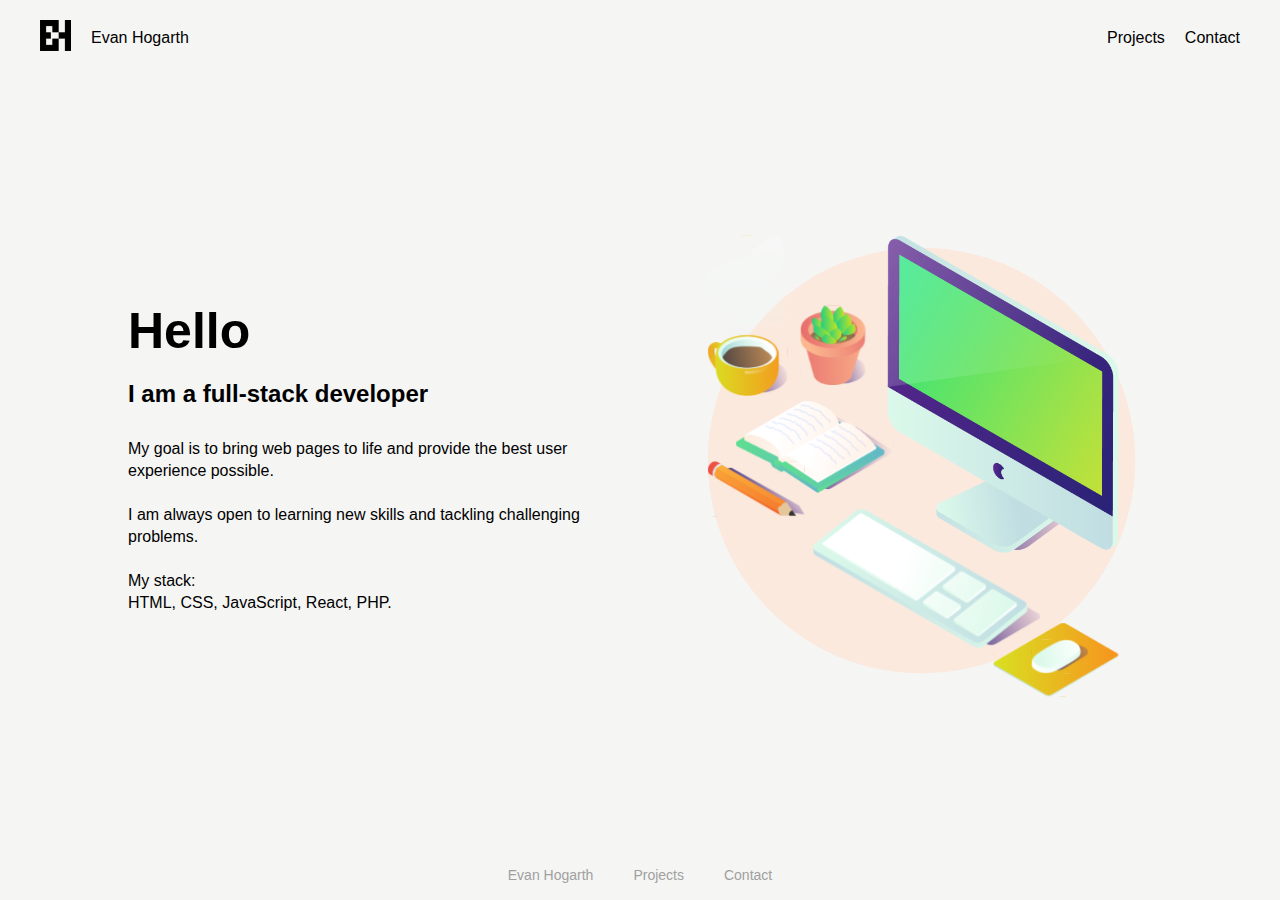
<file: index.html>
<!--

    Project 3
    Name: Evan Hogarth
    Date: December 31, 2021
    Description: The final project for Web Dev 1.
      A custom portfolio site with 3 pages with a common nav, header, and footer.
      Contact page with working form validation.

-->

<!DOCTYPE html>
<html lang="en" dir="ltr">
  <head>
    <meta charset="utf-8">
    <meta name="viewport" content="width=device-width,initial-scale=1.0">
    <title>Evan Hogarth</title>

    <link rel="stylesheet" type="text/css" href="styles.css">
    <link rel="icon" href="images/logo.png">
    <script src="script.js"></script>
  </head>
  <body>
    <nav>
      <span>
        <a href="index.html"><img id="logo" src="images/logo.png" alt="logo"></a>
        <a href="index.html">Evan Hogarth</a>
      </span>
      <span>
        <a href="projects.html">Projects</a>
        <a href="contact.html">Contact</a>
      </span>
    </nav>

    <main>
      <div class="container">
        <h1>Hello</h1>
        <h2>I am a full-stack developer</h2>
        <p>
          My goal is to bring web pages to life and provide the best user experience possible.
          <br><br>
          I am always open to learning new skills and tackling challenging problems.
          <br><br>
          My stack: <br> HTML, CSS, JavaScript, React, PHP. <br>
        </p>
      </div>

      <div class="container">
        <img class="main-image" src="images/home.svg" alt="">
      </div>

      <img id="landing-arrow" class="arrow" src="images/arrow.svg" alt="">
    </main>

    <footer>
      <ul>
        <li><a href="index.html">Evan Hogarth</a></li>
        <li><a href="projects.html">Projects</a></li>
        <li><a href="contact.html">Contact</a></li>
      </ul>
    </footer>
  </body>
</html>
</file>
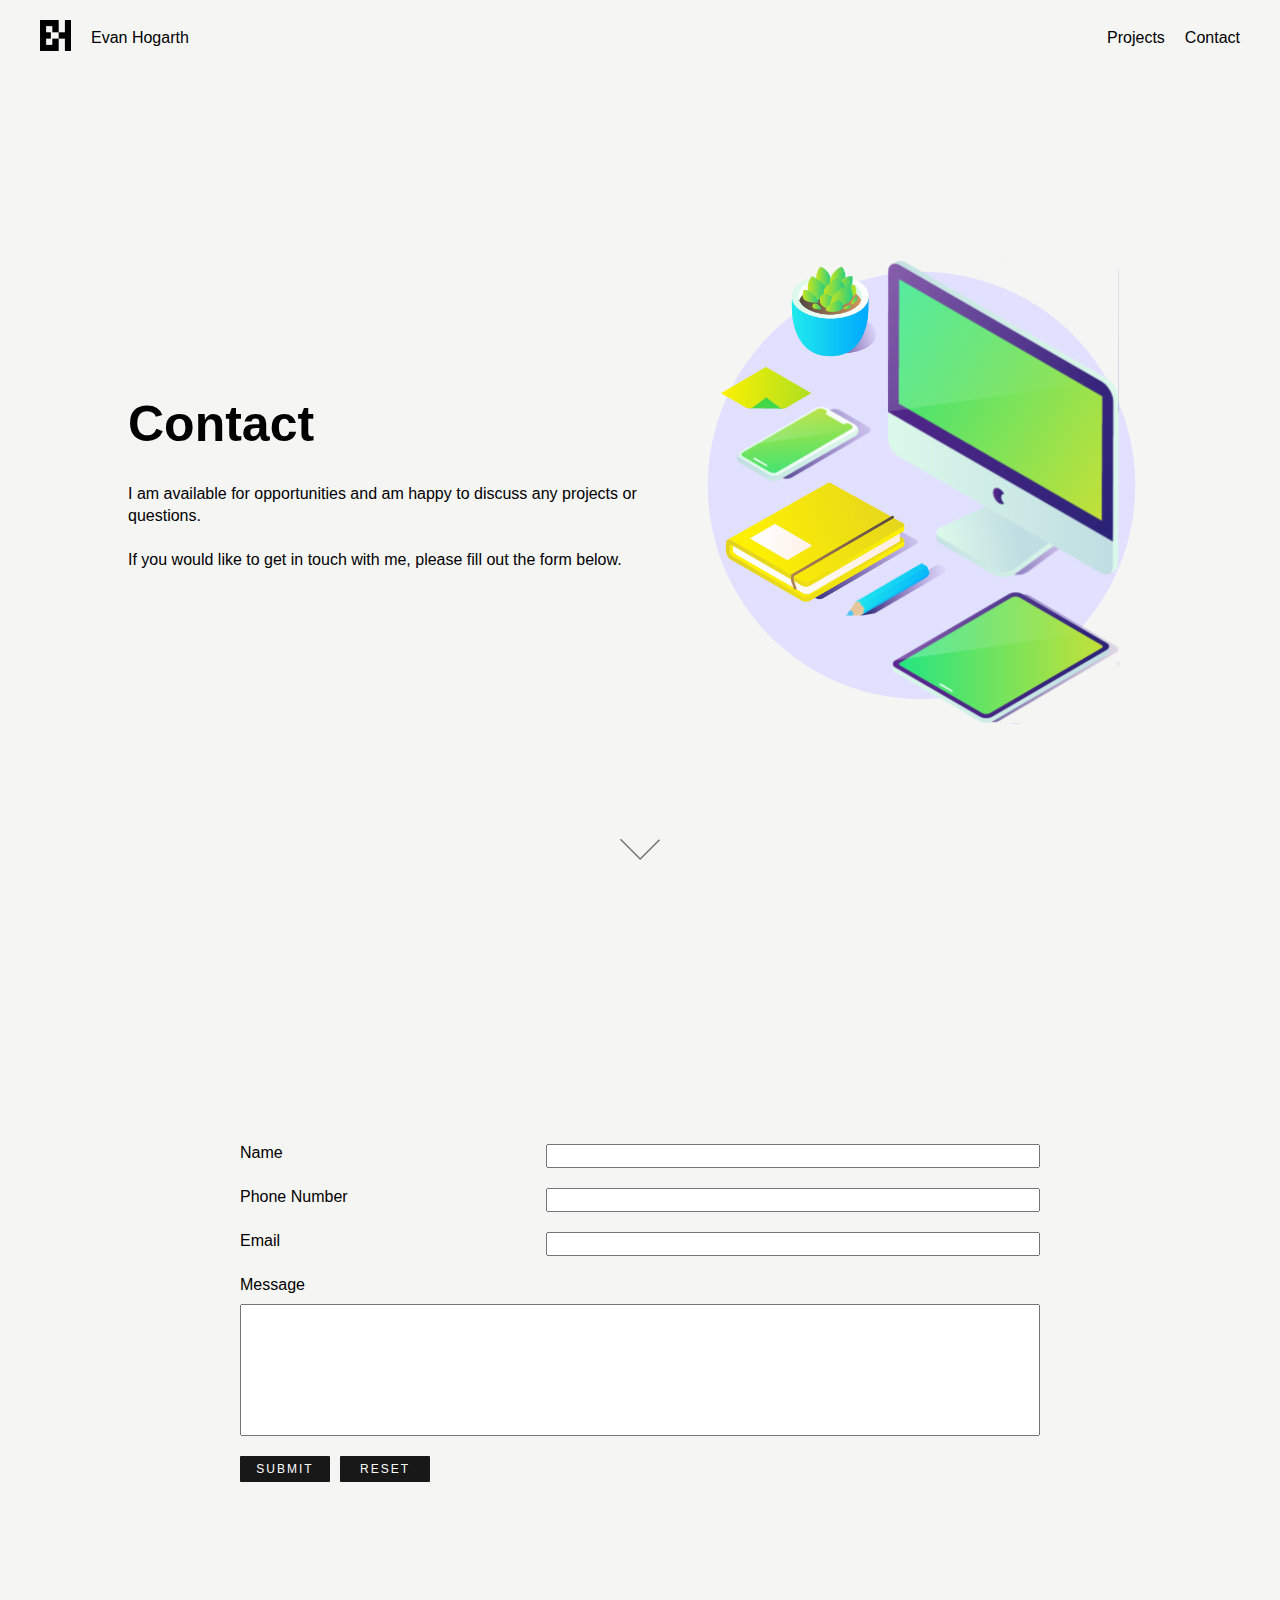
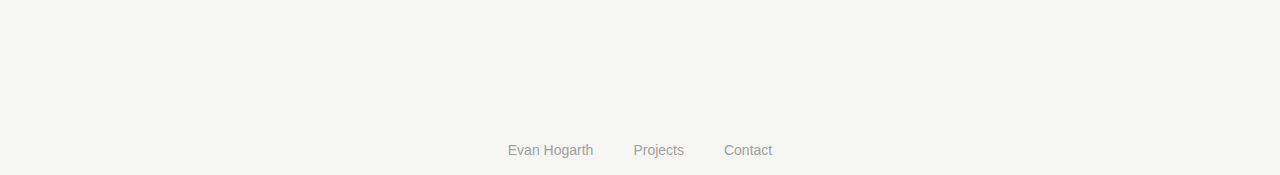
<file: contact.html>
<!--

    Project 3
    Name: Evan Hogarth
    Date: December 31, 2021
    Description: The final project for Web Dev 1.
      A custom portfolio site with 3 pages with a common nav, header, and footer.
      Contact page with working form validation.

-->

<!DOCTYPE html>
<html lang="en" dir="ltr">
  <head>
    <meta charset="utf-8">
    <meta name="viewport" content="width=device-width,initial-scale=1.0">
    <title>Evan Hogarth</title>

    <link rel="stylesheet" type="text/css" href="styles.css">
    <link rel="icon" href="images/logo.png">
    <script src="script.js"></script>
  </head>
  <body>
    <nav>
      <span>
        <a href="index.html"><img id="logo" src="images/logo.png" alt="logo"></a>
        <a href="index.html">Evan Hogarth</a>
      </span>
      <span>
        <a href="projects.html">Projects</a>
        <a href="contact.html">Contact</a>
      </span>
    </nav>

    <main id="contact-content">
      <div class="container">
        <div>
          <h1>Contact</h1>
          <p>
            I am available for opportunities and am happy to discuss any projects or questions.
            <br><br>If you would like to get in touch with me, please fill out the form below.
          </p>
        </div>

        <div id="contact-image-hold">
          <img class="main-image" src="images/contact.svg" alt="">
        </div>
      </div>

      <div id="form-container" class="container">
        <form id="contact" action="index.html">
          <fieldset>
            <ul>
              <li>
                <label for="name">Name</label>
                <input type="text" name="name" id="name">
                <hr>
                <div class="contact-error" id="name-error">
                  Please enter your name.
                </div>
              </li>
              <li>
                <label for="phone">Phone Number</label>
                <input type="tel" name="phone" id="phone">
                <hr>
                <div class="contact-error" id="phone-error">
                  Please enter your phone number.
                </div>
              </li>
              <li>
                <label for="email">Email</label>
                <input type="email" name="email" id="email">
                <hr>
                <div class="contact-error" id="email-error">
                  Please enter your email.
                </div>
              </li>
              <li id="message-container">
                <label for="message">Message</label>
                <textarea id="message" name="message"></textarea>
                <hr>
              </li>
              <li id="buttons-list">
                <button type="submit" name="submit">SUBMIT</button>
                <button type="reset" name="reset">RESET</button>
              </li>
            </ul>
          </fieldset>
        </form>
      </div>

      <img id="contact-arrow" class="arrow" src="images/arrow.svg" alt="">
    </main>

    <footer>
      <ul>
        <li><a href="index.html">Evan Hogarth</a></li>
        <li><a href="projects.html">Projects</a></li>
        <li><a href="contact.html">Contact</a></li>
      </ul>
    </footer>
  </body>
</html>
</file>
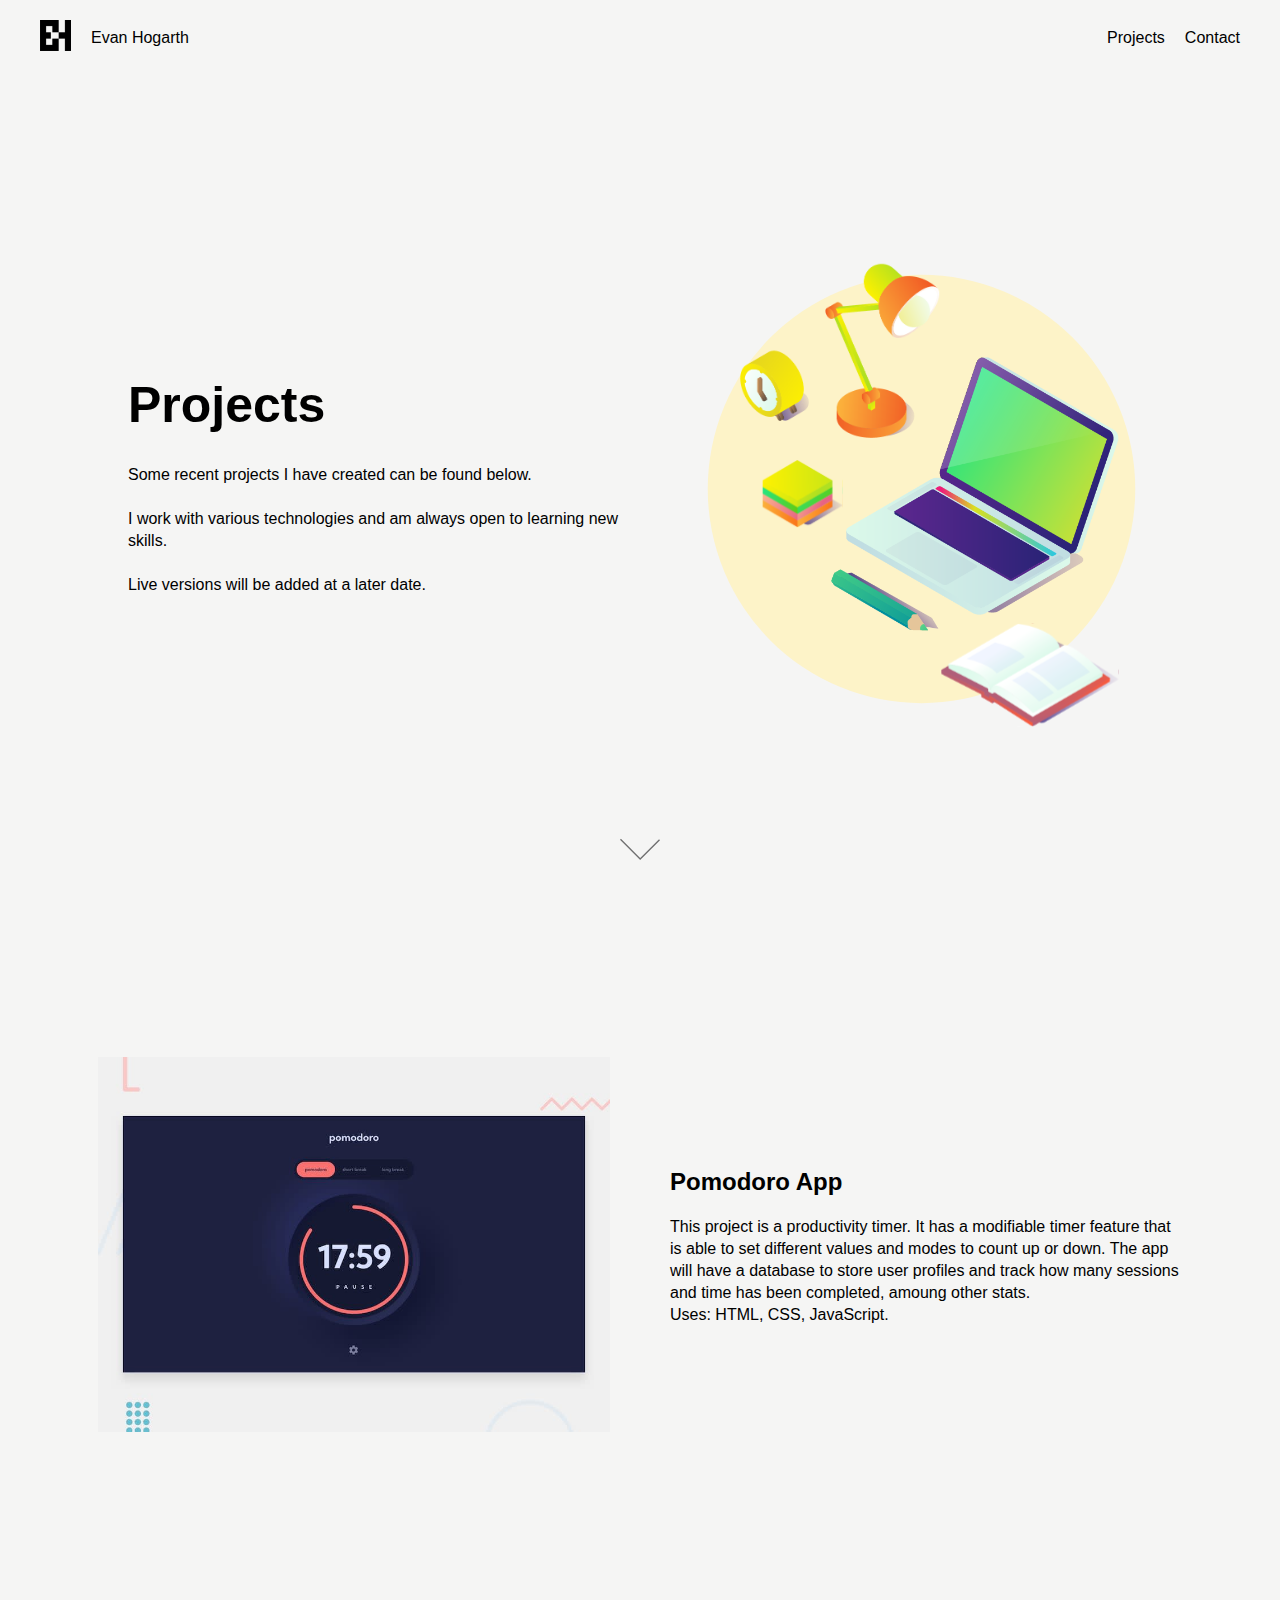
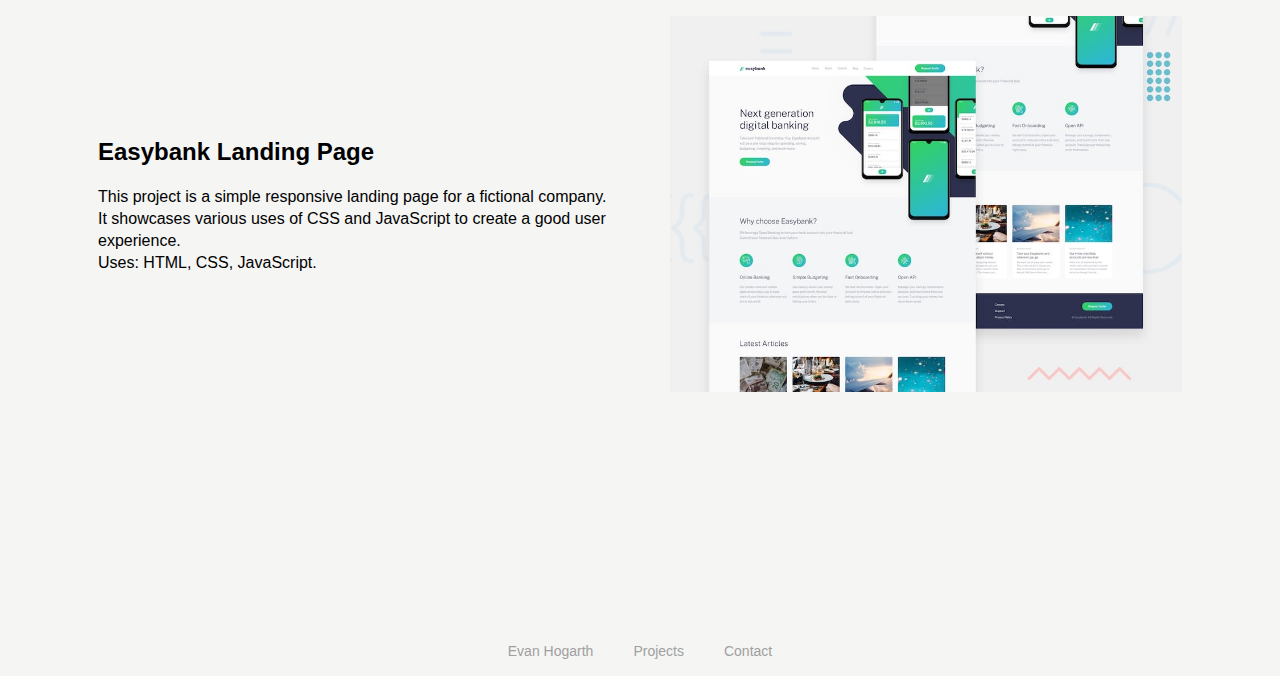
<file: projects.html>
<!--

    Project 3
    Name: Evan Hogarth
    Date: December 31, 2021
    Description: The final project for Web Dev 1.
      A custom portfolio site with 3 pages with a common nav, header, and footer.
      Contact page with working form validation.

-->

<!DOCTYPE html>
<html lang="en" dir="ltr">
  <head>
    <meta charset="utf-8">
    <meta name="viewport" content="width=device-width,initial-scale=1.0">
    <title>Evan Hogarth</title>

    <link rel="stylesheet" type="text/css" href="styles.css">
    <link rel="icon" href="images/logo.png">
    <script src="script.js"></script>
  </head>
  <body>
    <nav>
      <span>
        <a href="index.html"><img id="logo" src="images/logo.png" alt="logo"></a>
        <a href="index.html">Evan Hogarth</a>
      </span>
      <span>
        <a href="projects.html">Projects</a>
        <a href="contact.html">Contact</a>
      </span>
    </nav>

    <main id="projects-content">
      <div class="container">
        <h1>Projects</h1>
        <p>
          Some recent projects I have created can be found below. <br><br>
          I work with various technologies and am always open to learning new skills.<br>
          <br>
          Live versions will be added at a later date.<br>
        </p>
      </div>

      <div class="container">
        <img class="main-image" src="images/projects.svg" alt="">
      </div>

      <img id="projects-arrow" class="arrow" src="images/arrow.svg" alt="">
    </main>

    <section class="project-section">
      <div class="container">
        <img class="project-images" src="images/pomodoro.jpeg" alt="pomodoro">
      </div>
      <div class="container">
        <h2>Pomodoro App</h2>
        <p>
          This project is a productivity timer. It has a modifiable timer feature that is able
          to set different values and modes to count up or down. The app will have a database
          to store user profiles and track how many sessions and time has been completed, amoung other stats.
          <br>
           Uses: HTML, CSS, JavaScript.
        </p>
      </div>
    </section>

    <section class="project-section">
      <div class="container">
        <h2>Easybank Landing Page</h2>
        <p>
          This project is a simple responsive landing page for a fictional company. It showcases various uses of
          CSS and JavaScript to create a good user experience.
          <br>
           Uses: HTML, CSS, JavaScript.
        </p>
      </div>
      <div id="image-holder" class="container">
        <img class="project-images" src="images/easybank.jpeg" alt="easybank">
      </div>
    </section>

    <footer>
      <ul>
        <li><a href="index.html">Evan Hogarth</a></li>
        <li><a href="projects.html">Projects</a></li>
        <li><a href="contact.html">Contact</a></li>
      </ul>
    </footer>
  </body>
</html>
</file>
<file: styles.css>
/**

    Project 3
    Name: Evan Hogarth
    Date: December 31, 2021
    Description: The final project for Web Dev 1.
      A custom portfolio site with 3 pages with a common nav, header, and footer.
      Contact page with working form validation.

**/

* {
  padding: 0;
  margin: 0;
}

body {
  font-family: sans-serif;
  min-height: 100vh;
  background-color: #f5f5f4;
  color: #000000;
}

p {
  font-size: 16px;
  line-height: 22px;
}

nav {
  display: flex;
  justify-content: space-between;
  margin: 0px 30px;
}

nav #logo {
  height: 31px;
}

nav span {
  display: flex;
  align-items: center;
}

nav span a {
  text-decoration: none;
  color: #000;
  margin: 20px 10px;
}
nav span a:hover {
  color: #a0a09f;
}

main {
  display: flex;
  justify-content: center;
  align-items: center;
  min-height: calc(100vh - 125px);
  margin: 0px 40px;
}

main h1 {
  font-size: 50px;
  margin: 20px 0px;
}

main p {
  margin: 30px 0px;
  font-size: 16px;
  line-height: 22px;
}

main .container {
  width: 40vw;
}

main .main-image {
  width: 110%;
  /* height: 752px; */
}

footer {
  position: relative;
  bottom: 0px;
  height: 50px;
  width: 100%;
  display: flex;
  justify-content: center;
  align-items: center;
  color: #4b4b4b;
  font-size: 14px;
}

footer ul {
  display: flex;
  list-style: none;
}

footer ul li a {
  margin: 0px 20px;
  text-decoration: none;
  color: #a0a09f;
}
footer ul li a:hover {
  color: #4b4b4b;
}

#landing-arrow {
  display: none;
}
#contact-arrow {

}


/* HOME PAGE */




/* PROJECTS PAGE */
#projects-content {
  min-height: calc(100vh - 68px);
}

#projects-content section {
  display: flex;
  flex-direction: column;
  align-items: center;
  margin-bottom: 100px;
}
#projects-content section:first-of-type {
  margin-top: 140px;
}

.project-images {
  width: 100%;
  height: 100%;
  /* border: 1px solid #000; */
  margin-top: 20px;
}

main .arrow {
  position: absolute;
  bottom: 40px;
  width: 40px;
  z-index: 5;
}
main .arrow:hover {
  cursor: pointer;
}

section .container {
  width: 40vw;
  margin: 30px;
}

.project-section {
  display: flex;
  justify-content: center;
  align-items: center;
  margin: 100px 40px;
}
.project-section:last-of-type {
  margin: 100px 40px 200px 40px;
}

.project-section h2 {
  margin: 20px 0px;
}


/* CONTACT PAGE */
#contact-content {
  /* flex-direction: column; */
  flex-wrap: wrap;
}

#contact-content .container {
  width: 80vw;
  height: calc(100vh - 75px);
  display: flex;
  flex-direction: row;
  align-items: center;
  justify-content: space-between;
}
#contact-content .container div {
  width: 80%;
}

#contact-content #form-container {
  width: 80vw;
  justify-content: center;
}


#contact fieldset {
  border: none;
}

#contact fieldset ul {
  list-style: none;
}

#contact fieldset ul li {
  display: flex;
  justify-content: space-between;
  width: 80vw;
  max-width: 800px;
  margin: 20px 0px;
  flex-wrap: wrap;
}

#contact fieldset ul #buttons-list {
  justify-content: flex-start;
}

#contact input {
  width: 60%;
  height: 20px;
  padding: 0px 5px;
}

#message-container {
  display: flex;
  flex-direction: column;
}

#contact textarea {
  width: calc(100% - 12px);
  height: 120px;
  padding: 5px;
  margin-top: 10px;
  font-family: sans-serif;
  resize: none;
}
#contact textarea:focus {
  background-color: #555;
  color: white;
}

#contact button {
  width: 90px;
  height: 26px;
  margin-right: 10px;
  border-radius: 1px;
  border: none;
  background-color: #181818;
  color: white;
  letter-spacing: 2px;
  font-size: 12px;
}
#contact button:hover {
  cursor: pointer;
  background-color: #313131;
}

.contact-error {
  display: none;
  width: 100%;
  color: red;
}

#contact input:focus {
  background-color: #555;
  color: white;
}

#contact hr {
  width: 100%;
  border: none;
  height: 0;
  margin: 0;
}


/* TABLET VIEW */
@media only screen and (max-width: 860px) {
  nav {
    margin: 0px 20px;
  }

  nav span a {
    margin: 20px 10px;
  }

  main {
    flex-direction: column;
  }

  main .container {
    width: 80vw;
    display: flex;
    justify-content: center;
    flex-direction: column;
  }

  main .main-image {
    width: 80%;
    align-self: center;
    /* height: 752px; */
  }

/* PROJECTS PAGE */
  section .container {
    width: 80vw;
    display: flex;
    justify-content: center;
    flex-direction: column;
  }
  section .container img {
    width: 80%;
    align-self: center;
  }

  .project-section {
    display: flex;
    flex-direction: column;
    justify-content: center;
    align-items: center;
    margin: 100px 40px;
  }

  #image-holder {
    order: -1;
  }

/* CONTACT PAGE */
  #contact-content .container {
    width: 80vw;
    height: calc(100vh - 75px);
    display: flex;
    flex-direction: column;
    align-items: center;
    justify-content: center;
  }
  #contact-content .container div {
    width: 100%;
  }
  #contact-content .container #contact-image-hold {
    display: flex;
    justify-content: center;
  }
  /* #contact-content .container:last-of-type {
    height: calc(100vh - 75px);
  } */

  #contact-content #form-container {
    width: 80vw;
  }

  #contact fieldset ul li {
    width: 80vw;
    margin: 20px 0px;
  }

  #contact input {
    width: 60%;
  }
}

/* MOBILE VIEW */
@media only screen and (max-width: 500px) {
  nav {
    margin: 0px 10px;
  }

  nav span a {
    margin: 15px 10px;
  }

  main {
    margin: 0px 20px;
  }

  main h1 {
    font-size: 40px;
    margin: 20px 0px 10px 0px;
  }

  main .container {
    width: 100%;
    display: flex;
    justify-content: center;
    flex-direction: column;
  }

  main .main-image {
    width: 100%;
    align-self: center;
    /* height: 752px; */
  }

  /* PROJECT PAGE */
  section .container {
    margin: 20px 20px;
    width: 100%;
    display: flex;
    justify-content: center;
    flex-direction: column;
  }
  section .container img {
    width: 100%;
    align-self: center;
  }

  .project-section {
    margin: 80px 20px;
  }

  .project-section:last-of-type {
    margin: 100px 20px 100px 20px;
  }

  /* CONTACT PAGE */
  #contact-content .container {
    width: 100%;
    height: calc(100vh - 75px);
    display: flex;
    flex-direction: column;
    align-items: center;
    justify-content: center;
  }
  #contact-content .container div {
    width: 100%;
  }
  #contact-content #form-container {
    width: 100%;
    justify-content: center;
  }

  #form-container #contact {
    width: 100%;
  }


  #contact fieldset ul li {
    width: 100%;
    margin: 20px 0px;
  }

  #contact input {
    width: 100%;
    margin-top: 10px;
  }
}
</file>
